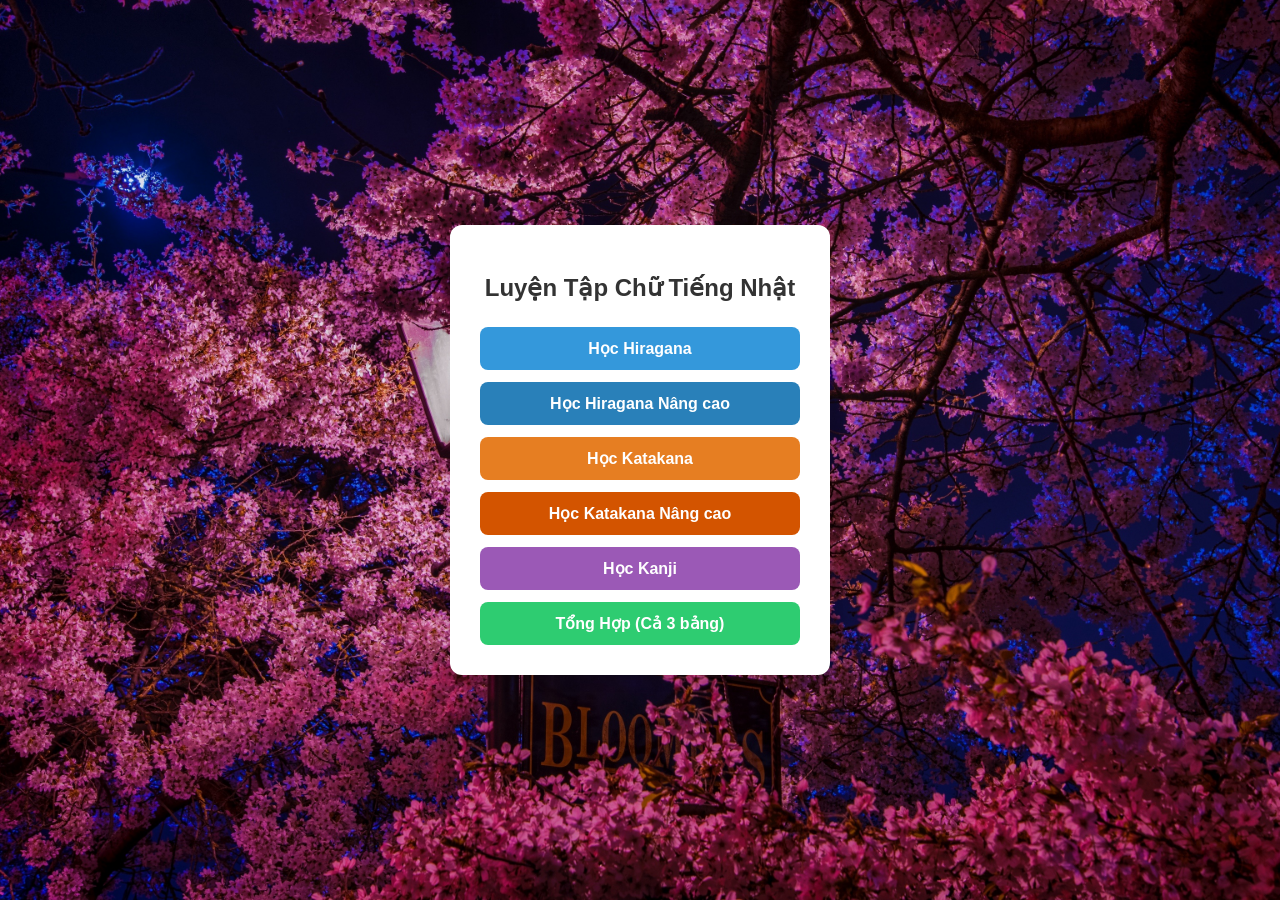
<file: index.html>
<!DOCTYPE html>
<html lang="vi">
<head>
    <link rel="manifest" href="./manifest.json">
    <meta charset="UTF-8">
    <meta name="viewport" content="width=device-width, initial-scale=1.0">
    <title>Ứng Dụng Học Tiếng Nhật</title>
    <link rel="stylesheet" href="style.css">
</head>
<body>

    <div class="quiz-container" style="text-align: center;">
        <h2>Luyện Tập Chữ Tiếng Nhật</h2>
        
        <div style="display: flex; flex-direction: column; gap: 12px; margin-top: 25px;">
            <!-- 1. Hiragana -->
            <a href="Hiragana.html" style="padding: 12px; background-color: #3498db; color: white; text-decoration: none; border-radius: 8px; font-weight: bold; font-size: 16px;">
                Học Hiragana
            </a>

            <!-- 2. Hiragana Nâng cao -->
            <a href="HiraganaAV.html" style="padding: 12px; background-color: #2980b9; color: white; text-decoration: none; border-radius: 8px; font-weight: bold; font-size: 16px;">
                Học Hiragana Nâng cao
            </a>

            <!-- 3. Katakana -->
            <a href="Katakana.html" style="padding: 12px; background-color: #e67e22; color: white; text-decoration: none; border-radius: 8px; font-weight: bold; font-size: 16px;">
                Học Katakana
            </a>

            <!-- 4. Katakana Nâng cao -->
            <a href="KatakanaAV.html" style="padding: 12px; background-color: #d35400; color: white; text-decoration: none; border-radius: 8px; font-weight: bold; font-size: 16px;">
                Học Katakana Nâng cao
            </a>

            <!-- 5. Kanji -->
            <a href="Kanji.html" style="padding: 12px; background-color: #9b59b6; color: white; text-decoration: none; border-radius: 8px; font-weight: bold; font-size: 16px;">
                Học Kanji
            </a>

            <!-- 6. Tổng hợp -->
            <a href="TongHop.html" style="padding: 12px; background-color: #2ecc71; color: white; text-decoration: none; border-radius: 8px; font-weight: bold; font-size: 16px;">
                Tổng Hợp (Cả 3 bảng)
            </a>
        </div>
    </div>

</body>
</html>
</file>
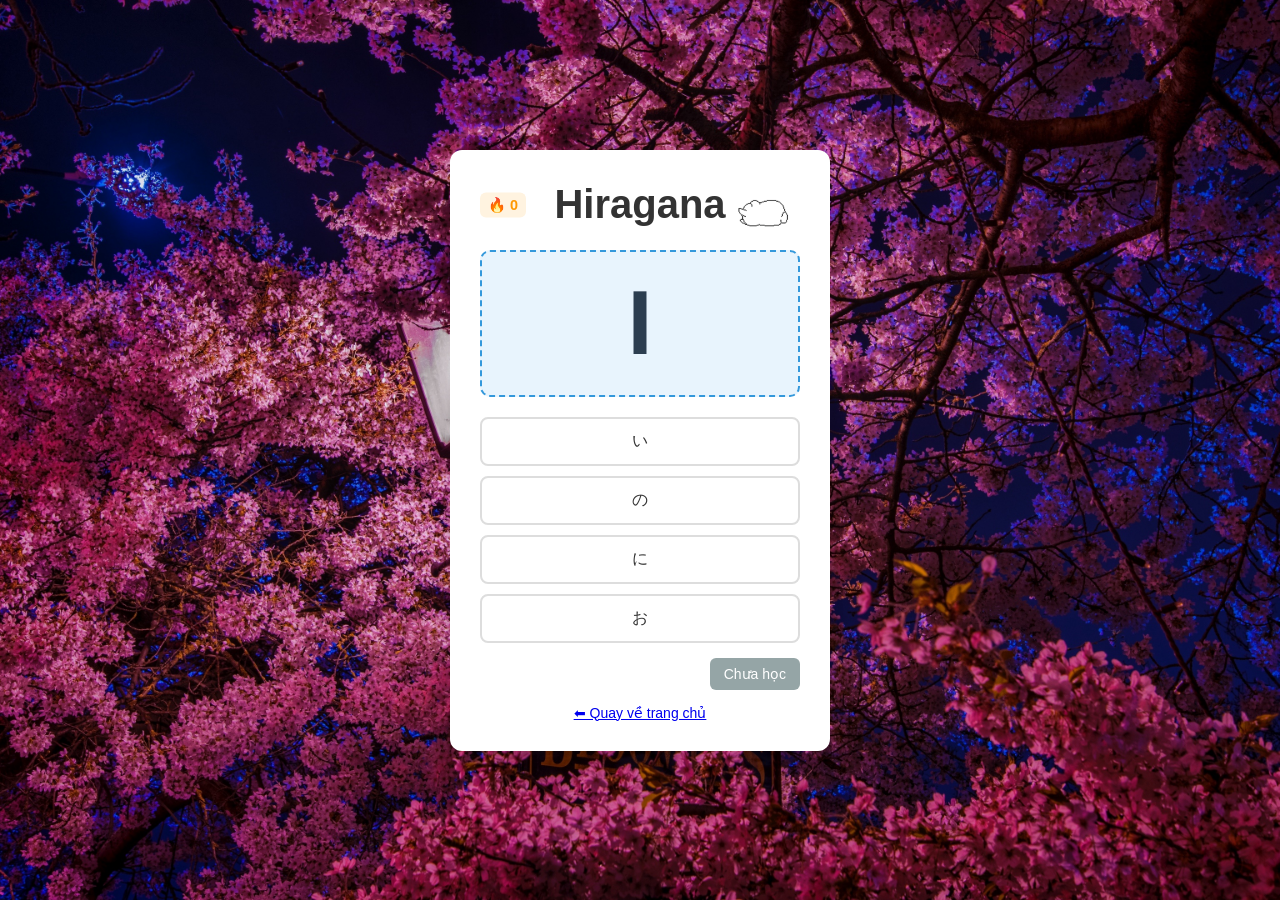
<file: Hiragana.html>
<!DOCTYPE html>
<html lang="vi">
<head>
    <meta charset="UTF-8">
    <meta name="viewport" content="width=device-width, initial-scale=1.0">
    <title>J-Letters</title>
    <link rel="stylesheet" href="style.css">
</head>
<body>

<div class="quiz-container" style="position: relative;">
        
<!-- KHU VỰC TIÊU ĐỀ, STREAK VÀ NÚT BẢNG CHỮ -->
    <div style="position: relative; text-align: center; margin-bottom: 20px; min-height: 50px; display: flex; align-items: center; justify-content: center;">
        
        <!-- STREAK NHỎ Ở GÓC TRÁI -->
        <div id="streakDisplay" style="position: absolute; left: 0; top: 50%; transform: translateY(-50%); font-size: 0.9rem; font-weight: bold; color: #ff9800; background: #fff3e0; padding: 4px 8px; border-radius: 6px;">
            🔥 0
        </div>

        <!-- TIÊU ĐỀ NẰM CHÍNH GIỮA -->
        <h2 style="margin: 0; font-size: 40px; font-weight: bold;">Hiragana</h2>
        
        <!-- NÚT BẤM DÙNG ẢNH GIF Ở GÓC PHẢI (Đã thêm căn giữa theo chiều dọc) -->
        <button onclick="openTableModal()" style="position: absolute; right: 0; top: 50%; transform: translateY(-50%); background: transparent; border: none; cursor: pointer; padding: 0; display: flex; align-items: center;" title="Xem bảng chữ cái">
            <img src="icon-bang.gif" alt="Bảng chữ" style="width: 65px; height: 70px; object-fit: contain; display: block;">
        </button>
    </div>
        
        <!-- Khu vực hiển thị "hình ảnh" của chữ cái (to, rõ) -->
        <div id="characterDisplay" class="char-box">
            あ
        </div>

        <!-- Các lựa chọn nghĩa (Đáp án) -->
        <div class="options-container">
            <button class="option-btn" onclick="checkAnswer(0)">Đang tải...</button>
            <button class="option-btn" onclick="checkAnswer(1)">Đang tải...</button>
            <button class="option-btn" onclick="checkAnswer(2)">Đang tải...</button>
            <button class="option-btn" onclick="checkAnswer(3)">Đang tải...</button>
        </div>

        <!-- Thông báo đúng/sai và nút qua câu tiếp theo -->
        <p id="resultMessage"></p>
        <button id="nextBtn" style="display: none;" onclick="nextQuestion()">Câu tiếp theo</button>

        <!-- NÚT "CHƯA HỌC" Ở GÓC DƯỚI BÊN PHẢI -->
        <div class="footer-action">
            <button id="skipBtn" onclick="nextQuestion()">Chưa học</button>
        </div>

        <!-- Liên kết quay về trang chủ -->
        <div style="margin-top: 15px; font-size: 14px; text-align: center;">
            <a href="index.html">⬅ Quay về trang chủ</a>
        </div>
    </div>


    <!-- Khung Modal hiển thị bảng chữ cái -->
<div id="tableModal" style="display: none; position: fixed; top: 0; left: 0; width: 100%; height: 100%; background: rgba(0,0,0,0.7); z-index: 1000; justify-content: center; align-items: center;">
    <div style="background: white; padding: 20px; border-radius: 10px; max-width: 90%; max-height: 90%; text-align: center; position: relative;">
        <!-- Nút đóng cửa sổ -->
        <button onclick="closeTableModal()" style="position: absolute; top: 10px; right: 10px; background: #e74c3c; color: white; border: none; padding: 5px 10px; border-radius: 50%; cursor: pointer; font-weight: bold;">✕</button>
        
        <h3 style="margin-top: 0; color: #333;">Bảng Chữ Cái Hiragana</h3>
        
        <!-- Đường dẫn tới ảnh bảng chữ cái của bạn (Thay chữ 'duong-dan-anh.jpg' bằng tên file ảnh của bạn) -->
        <img src="hiraganatable.png" alt="Bảng chữ cái Hiragana" style="max-width: 100%; max-height: 70vh; border-radius: 5px; margin-top: 10px;">
    </div>
</div>
    

    <script src="script.js"></script>
</body>
</html>
</file>
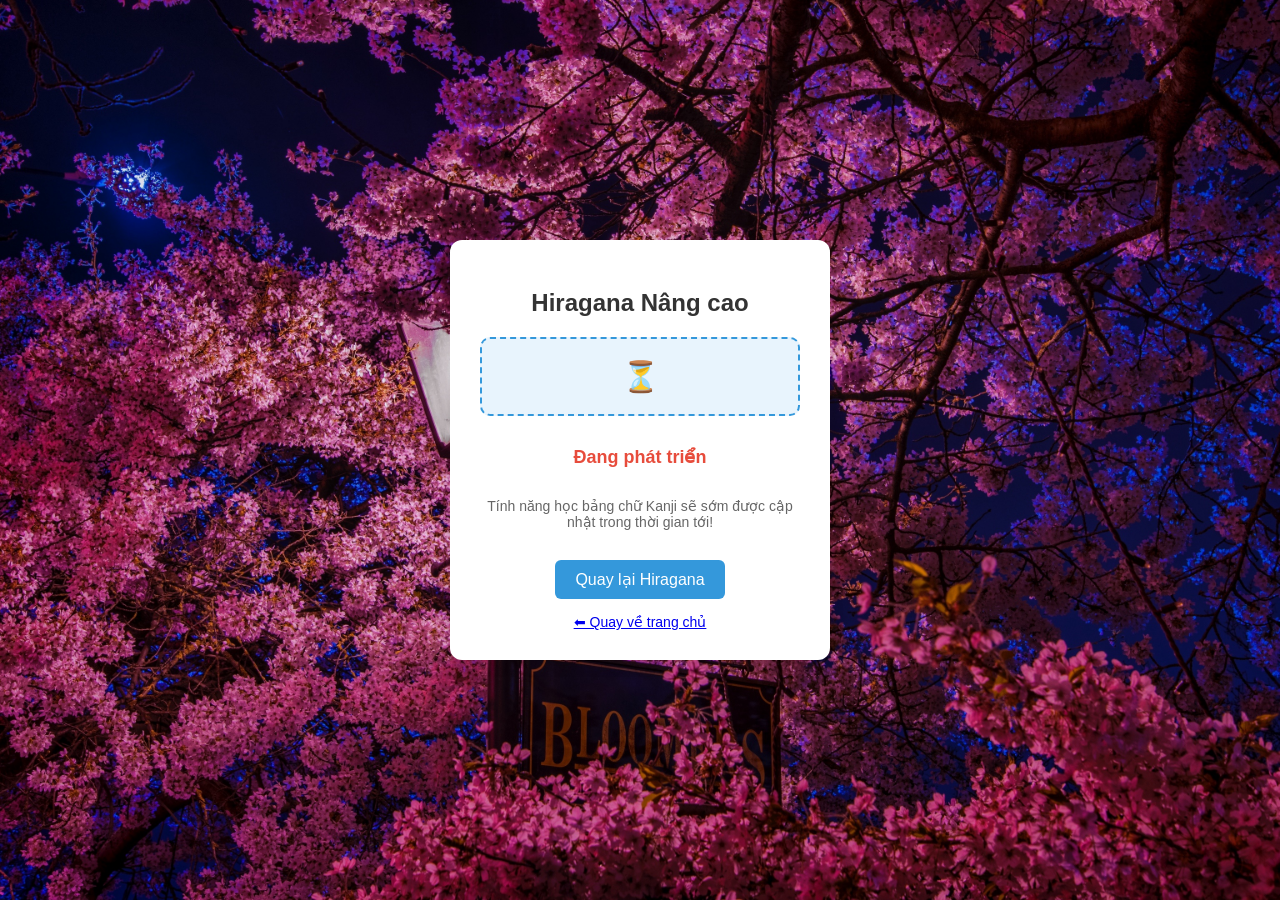
<file: HiraganaAV.html>
<!DOCTYPE html>
<html lang="vi">
<head>
    <meta charset="UTF-8">
    <meta name="viewport" content="width=device-width, initial-scale=1.0">
    <title>Học Hiragana Nâng cao</title>
    <link rel="stylesheet" href="style.css">
</head>
<body>

    <div class="quiz-container" style="text-align: center;">
        <h2>Hiragana Nâng cao</h2>
        
        <div class="char-box" style="font-size: 30px; color: #e67e22;">
            ⏳
        </div>

        <p style="font-size: 18px; font-weight: bold; color: #e74c3c; margin: 30px 0;">
            Đang phát triển
        </p>

        <p style="color: #666; font-size: 14px; margin-bottom: 30px;">
            Tính năng học bảng chữ Kanji sẽ sớm được cập nhật trong thời gian tới!
        </p>

        <a href="Hiragana.html" style="display: inline-block; padding: 10px 20px; background-color: #3498db; color: white; text-decoration: none; border-radius: 6px;">
            Quay lại Hiragana
        </a>

        <!-- Liên kết quay về trang chủ -->
        <div style="margin-top: 15px; font-size: 14px; text-align: center;">
            <a href="index.html">⬅ Quay về trang chủ</a>
        </div>
    </div>

</body>
</html>
</file>
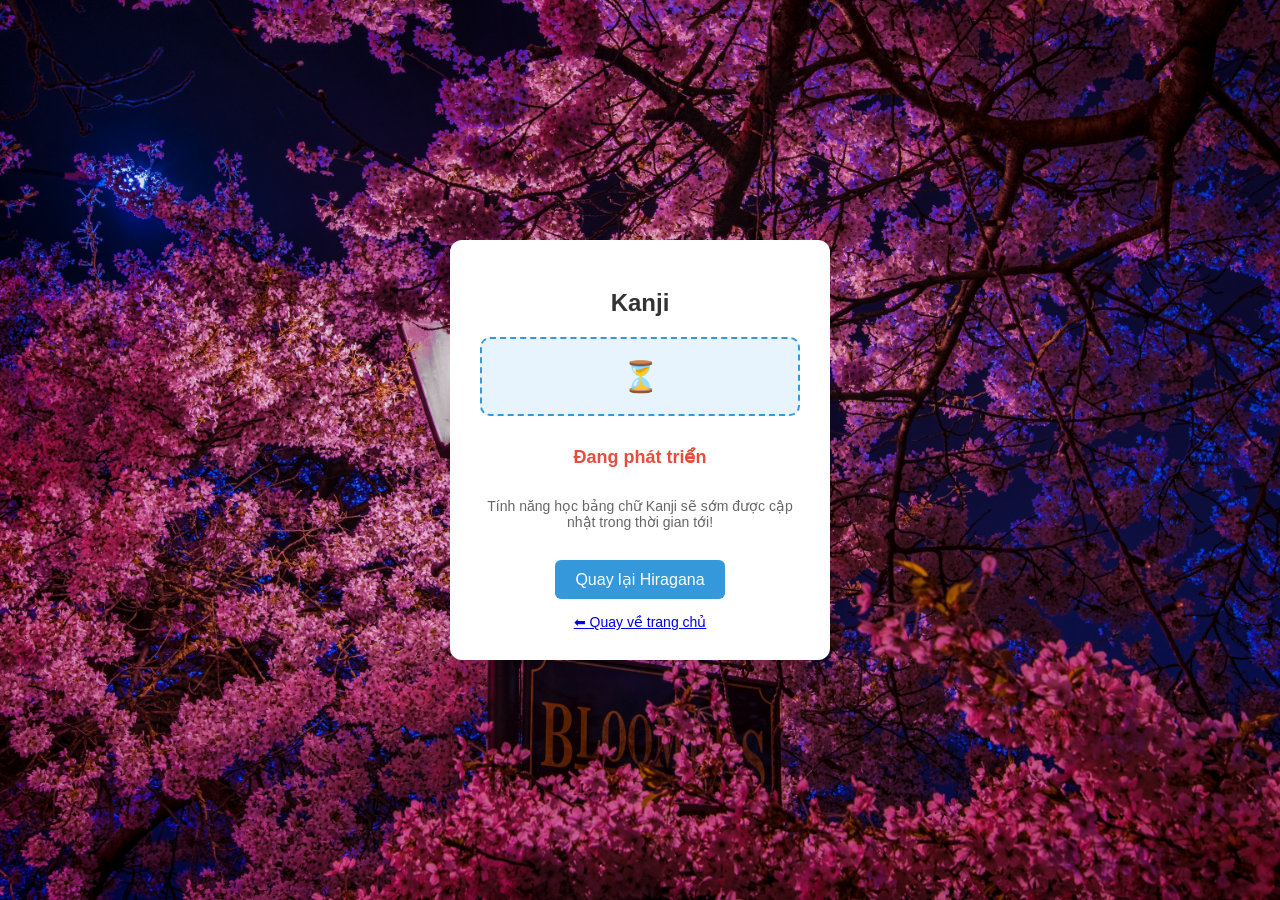
<file: Kanji.html>
<!DOCTYPE html>
<html lang="vi">
<head>
    <meta charset="UTF-8">
    <meta name="viewport" content="width=device-width, initial-scale=1.0">
    <title>Học Kanji</title>
    <link rel="stylesheet" href="style.css">
</head>
<body>

    <div class="quiz-container" style="text-align: center;">
        <h2>Kanji</h2>
        
        <div class="char-box" style="font-size: 30px; color: #e67e22;">
            ⏳
        </div>

        <p style="font-size: 18px; font-weight: bold; color: #e74c3c; margin: 30px 0;">
            Đang phát triển
        </p>

        <p style="color: #666; font-size: 14px; margin-bottom: 30px;">
            Tính năng học bảng chữ Kanji sẽ sớm được cập nhật trong thời gian tới!
        </p>

        <a href="Hiragana.html" style="display: inline-block; padding: 10px 20px; background-color: #3498db; color: white; text-decoration: none; border-radius: 6px;">
            Quay lại Hiragana
        </a>

        <!-- Liên kết quay về trang chủ -->
        <div style="margin-top: 15px; font-size: 14px; text-align: center;">
            <a href="index.html">⬅ Quay về trang chủ</a>
        </div>
    </div>

</body>
</html>
</file>
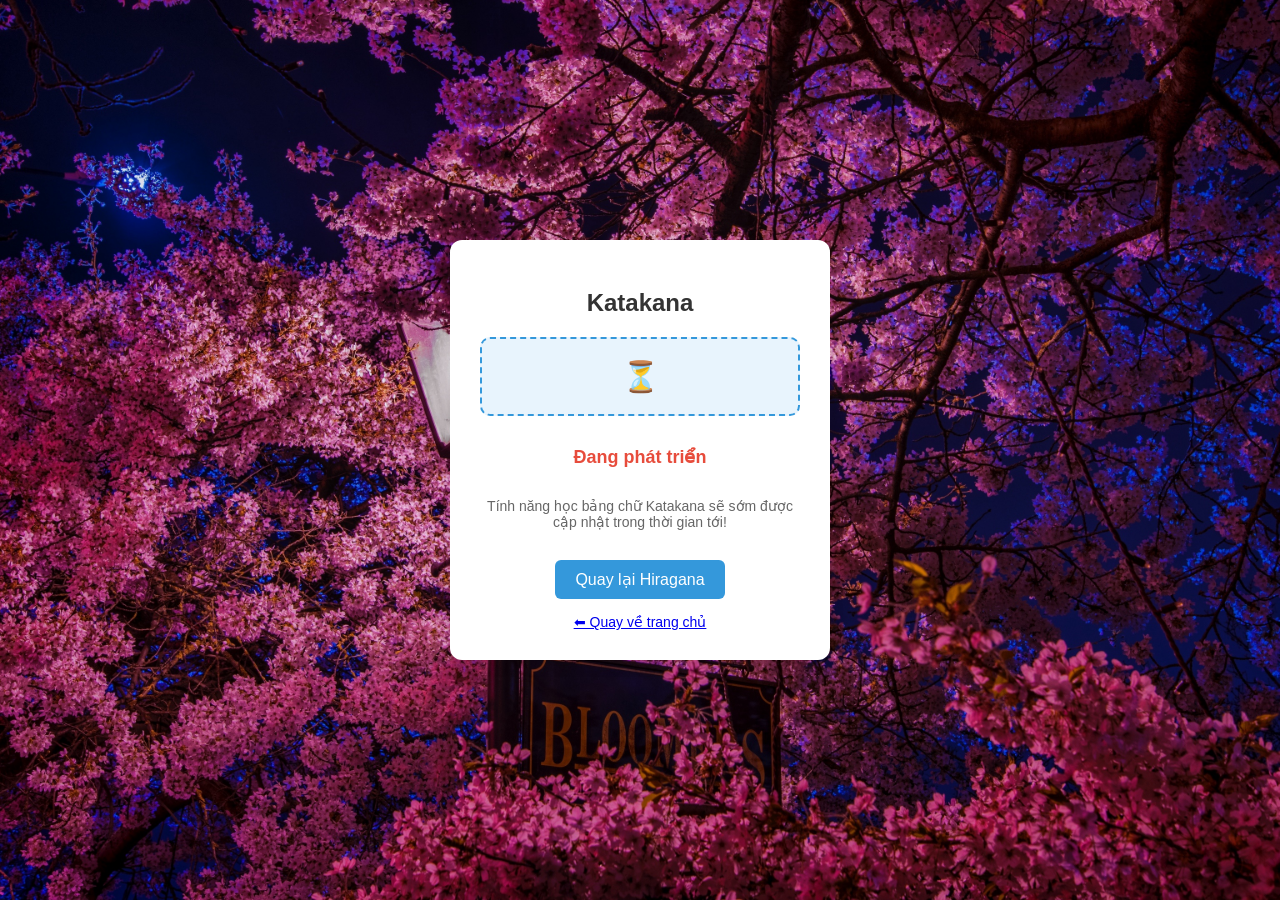
<file: Katakana.html>
<!DOCTYPE html>
<html lang="vi">
<head>
    <meta charset="UTF-8">
    <meta name="viewport" content="width=device-width, initial-scale=1.0">
    <title>Học Katakana</title>
    <link rel="stylesheet" href="style.css">
</head>
<body>

    <div class="quiz-container" style="text-align: center;">
        <h2>Katakana</h2>
        
        <div class="char-box" style="font-size: 30px; color: #e67e22;">
            ⏳
        </div>

        <p style="font-size: 18px; font-weight: bold; color: #e74c3c; margin: 30px 0;">
            Đang phát triển
        </p>

        <p style="color: #666; font-size: 14px; margin-bottom: 30px;">
            Tính năng học bảng chữ Katakana sẽ sớm được cập nhật trong thời gian tới!
        </p>

        <a href="Hiragana.html" style="display: inline-block; padding: 10px 20px; background-color: #3498db; color: white; text-decoration: none; border-radius: 6px;">
            Quay lại Hiragana
        </a>

        <!-- Liên kết quay về trang chủ -->
        <div style="margin-top: 15px; font-size: 14px; text-align: center;">
            <a href="index.html">⬅ Quay về trang chủ</a>
        </div>
    </div>

</body>
</html>
</file>
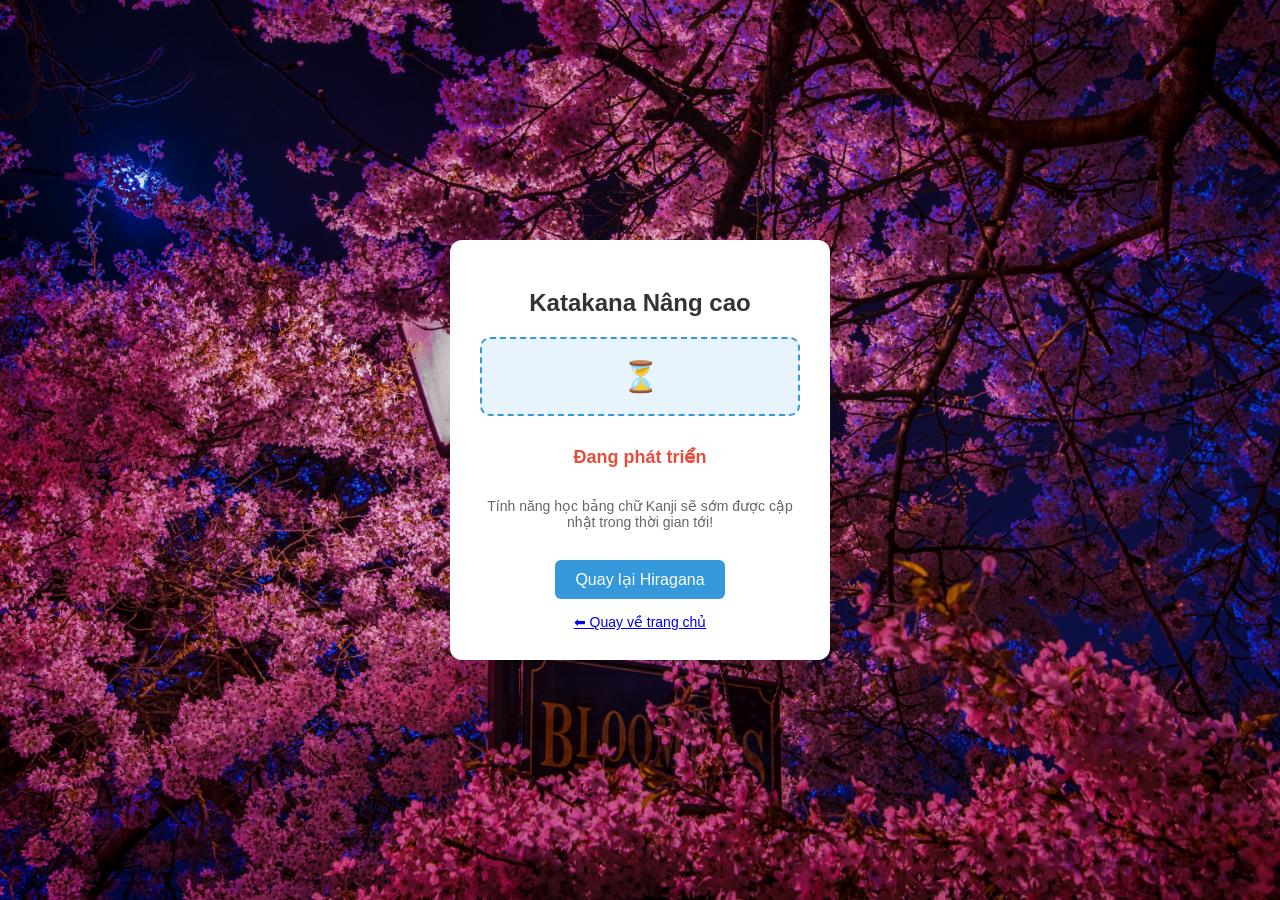
<file: KatakanaAV.html>
<!DOCTYPE html>
<html lang="vi">
<head>
    <meta charset="UTF-8">
    <meta name="viewport" content="width=device-width, initial-scale=1.0">
    <title>Học Katakana Nâng cao</title>
    <link rel="stylesheet" href="style.css">
</head>
<body>

    <div class="quiz-container" style="text-align: center;">
        <h2>Katakana Nâng cao</h2>
        
        <div class="char-box" style="font-size: 30px; color: #e67e22;">
            ⏳
        </div>

        <p style="font-size: 18px; font-weight: bold; color: #e74c3c; margin: 30px 0;">
            Đang phát triển
        </p>

        <p style="color: #666; font-size: 14px; margin-bottom: 30px;">
            Tính năng học bảng chữ Kanji sẽ sớm được cập nhật trong thời gian tới!
        </p>

        <a href="Hiragana.html" style="display: inline-block; padding: 10px 20px; background-color: #3498db; color: white; text-decoration: none; border-radius: 6px;">
            Quay lại Hiragana
        </a>

        <!-- Liên kết quay về trang chủ -->
        <div style="margin-top: 15px; font-size: 14px; text-align: center;">
            <a href="index.html">⬅ Quay về trang chủ</a>
        </div>
    </div>

</body>
</html>
</file>
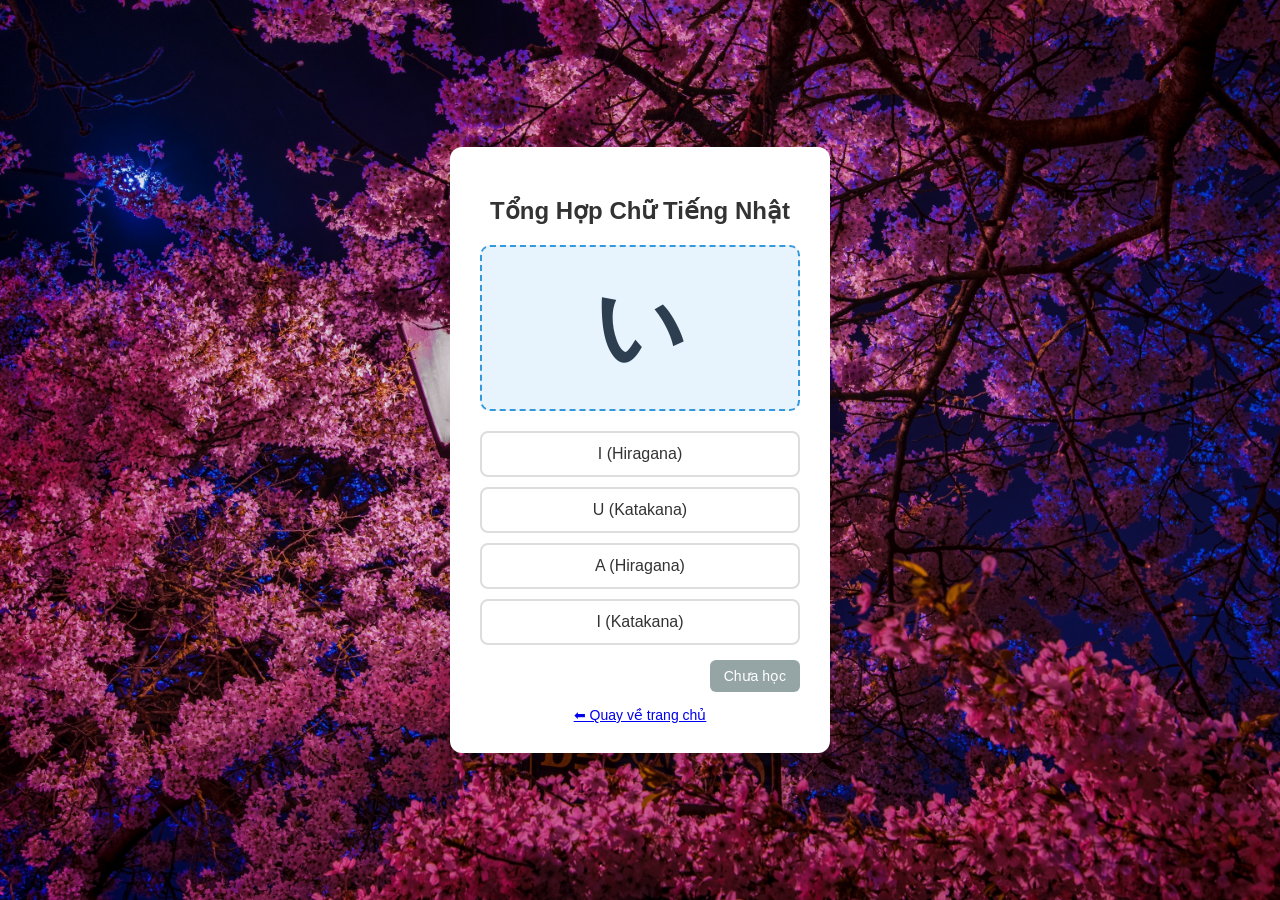
<file: Tonghop.html>
<!DOCTYPE html>
<html lang="vi">
<head>
    <meta charset="UTF-8">
    <meta name="viewport" content="width=device-width, initial-scale=1.0">
    <title>Tổng Hợp Chữ Tiếng Nhật</title>
    <link rel="stylesheet" href="style.css">
</head>
<body>

    <div class="quiz-container">
        <h2>Tổng Hợp Chữ Tiếng Nhật</h2>
        
        <div id="characterDisplay" class="char-box">あ</div>

        <div class="options-container">
            <button class="option-btn" onclick="checkAnswer(0)">Đang tải...</button>
            <button class="option-btn" onclick="checkAnswer(1)">Đang tải...</button>
            <button class="option-btn" onclick="checkAnswer(2)">Đang tải...</button>
            <button class="option-btn" onclick="checkAnswer(3)">Đang tải...</button>
        </div>

        <p id="resultMessage"></p>
        <button id="nextBtn" style="display: none;" onclick="nextQuestion()">Câu tiếp theo</button>

        <div class="footer-action">
            <button id="skipBtn" onclick="nextQuestion()">Chưa học</button>
        </div>
        
        <div style="margin-top: 15px; font-size: 14px; text-align: center;">
            <a href="index.html">⬅ Quay về trang chủ</a>
        </div>
    </div>

    <script>
        // Danh sách tổng hợp (Bạn có thể thêm cả Katakana và Kanji vào đây sau)
        const quizData = [
            // Mẫu Hiragana
            { char: "あ", meaning: "A (Hiragana)" },
            { char: "い", meaning: "I (Hiragana)" },
            { char: "う", meaning: "U (Hiragana)" },
            { char: "え", meaning: "E (Hiragana)" },
            { char: "お", meaning: "O (Hiragana)" },
            
            // Mẫu Katakana (Ví dụ thêm vào để test tổng hợp)
            { char: "ア", meaning: "A (Katakana)" },
            { char: "イ", meaning: "I (Katakana)" },
            { char: "ウ", meaning: "U (Katakana)" }
        ];

        let currentQuiz = null;
        const charDisplay = document.getElementById('characterDisplay');
        const optionButtons = document.querySelectorAll('.option-btn');
        const resultMessage = document.getElementById('resultMessage');
        const nextBtn = document.getElementById('nextBtn');

        function loadQuiz() {
            resultMessage.textContent = "";
            nextBtn.style.display = "none";
            optionButtons.forEach(btn => {
                btn.classList.remove('correct', 'wrong');
                btn.disabled = false;
            });

            const randomIndex = Math.floor(Math.random() * quizData.length);
            currentQuiz = quizData[randomIndex];
            charDisplay.textContent = currentQuiz.char;

            let options = [currentQuiz.meaning];
            while (options.length < 4) {
                let randomQuiz = quizData[Math.floor(Math.random() * quizData.length)];
                if (!options.includes(randomQuiz.meaning)) {
                    options.push(randomQuiz.meaning);
                }
            }
            
            options.sort(() => Math.random() - 0.5);

            optionButtons.forEach((btn, index) => {
                btn.textContent = options[index];
            });
        }

        function checkAnswer(selectedIndex) {
            const selectedBtn = optionButtons[selectedIndex];
            optionButtons.forEach(btn => btn.disabled = true);

            if (selectedBtn.textContent === currentQuiz.meaning) {
                selectedBtn.classList.add('correct');
                resultMessage.textContent = "Corect! 🎉";
                resultMessage.style.color = "#2ecc71";
            } else {
                selectedBtn.classList.add('wrong');
                resultMessage.textContent = "Incorrect! 😢";
                resultMessage.style.color = "#e74c3c";
                
                optionButtons.forEach(btn => {
                    if (btn.textContent === currentQuiz.meaning) {
                        btn.classList.add('correct');
                    }
                });
            }

            nextBtn.style.display = "block";
        }

        function nextQuestion() {
            loadQuiz();
        }

        loadQuiz();
    </script>
</body>
</html>
</file>
<file: style.css>
body {
    font-family: Arial, sans-serif;
    background-image: url('BG-WEB.jpg');
    background-size: cover;                /* Ép ảnh phóng to phủ kín toàn bộ màn hình */
    background-position: center;           /* Căn tâm ảnh ra chính giữa */
    background-repeat: no-repeat;          /* Ngăn tình trạng ảnh bị lặp lại nhiều lần */
    display: flex;
    justify-content: center;
    align-items: center;
    height: 100vh;
    margin: 0;
}

.quiz-container {
    background: #ffffff;
    padding: 30px;
    border-radius: 12px;
    box-shadow: 0 4px 15px rgba(0,0,0,0.1);
    width: 320px;
    text-align: center;
}

h2 {
    margin-bottom: 20px;
    color: #333;
}

/* Khung hiển thị chữ to như hình ảnh */
.char-box {
    font-size: 90px;
    font-weight: bold;
    color: #2c3e50;
    background: #e8f4fd;
    border-radius: 10px;
    padding: 20px;
    margin-bottom: 20px;
    border: 2px dashed #3498db;
}

.options-container {
    display: flex;
    flex-direction: column;
    gap: 10px;
    margin-bottom: 15px;
}

.option-btn {
    padding: 12px;
    font-size: 16px;
    background-color: #ffffff;
    color: #333;
    border: 2px solid #ddd;
    border-radius: 8px;
    cursor: pointer;
    transition: all 0.2s;
}

.option-btn:hover {
    background-color: #f1f1f1;
    border-color: #3498db;
}

/* Hiệu ứng đúng / sai */
.option-btn.correct {
    background-color: #2ecc71 !important;
    color: white;
    border-color: #2ecc71;
}

.option-btn.wrong {
    background-color: #e74c3c !important;
    color: white;
    border-color: #e74c3c;
}

#resultMessage {
    font-weight: bold;
    margin: 10px 0;
}

#nextBtn {
    width: 100%;
    padding: 10px;
    background-color: #3498db;
    color: white;
    border: none;
    border-radius: 8px;
    font-size: 16px;
    cursor: pointer;
}

#nextBtn:hover {
    background-color: #2980b9;
}

/* Thêm CSS cho phần chứa nút Chưa học */
.footer-action {
    display: flex;
    justify-content: flex-end; /* Đẩy nội dung sang góc bên phải */
    margin-top: 15px;
}

#skipBtn {
    background-color: #95a5a6; /* Màu xám */
    color: white;
    border: none;
    padding: 8px 14px;
    border-radius: 6px;
    font-size: 14px;
    cursor: pointer;
    transition: background-color 0.2s;
}

#skipBtn:hover {
    background-color: #7f8c8d; /* Xám đậm hơn khi di chuột vào */
}
</file>
